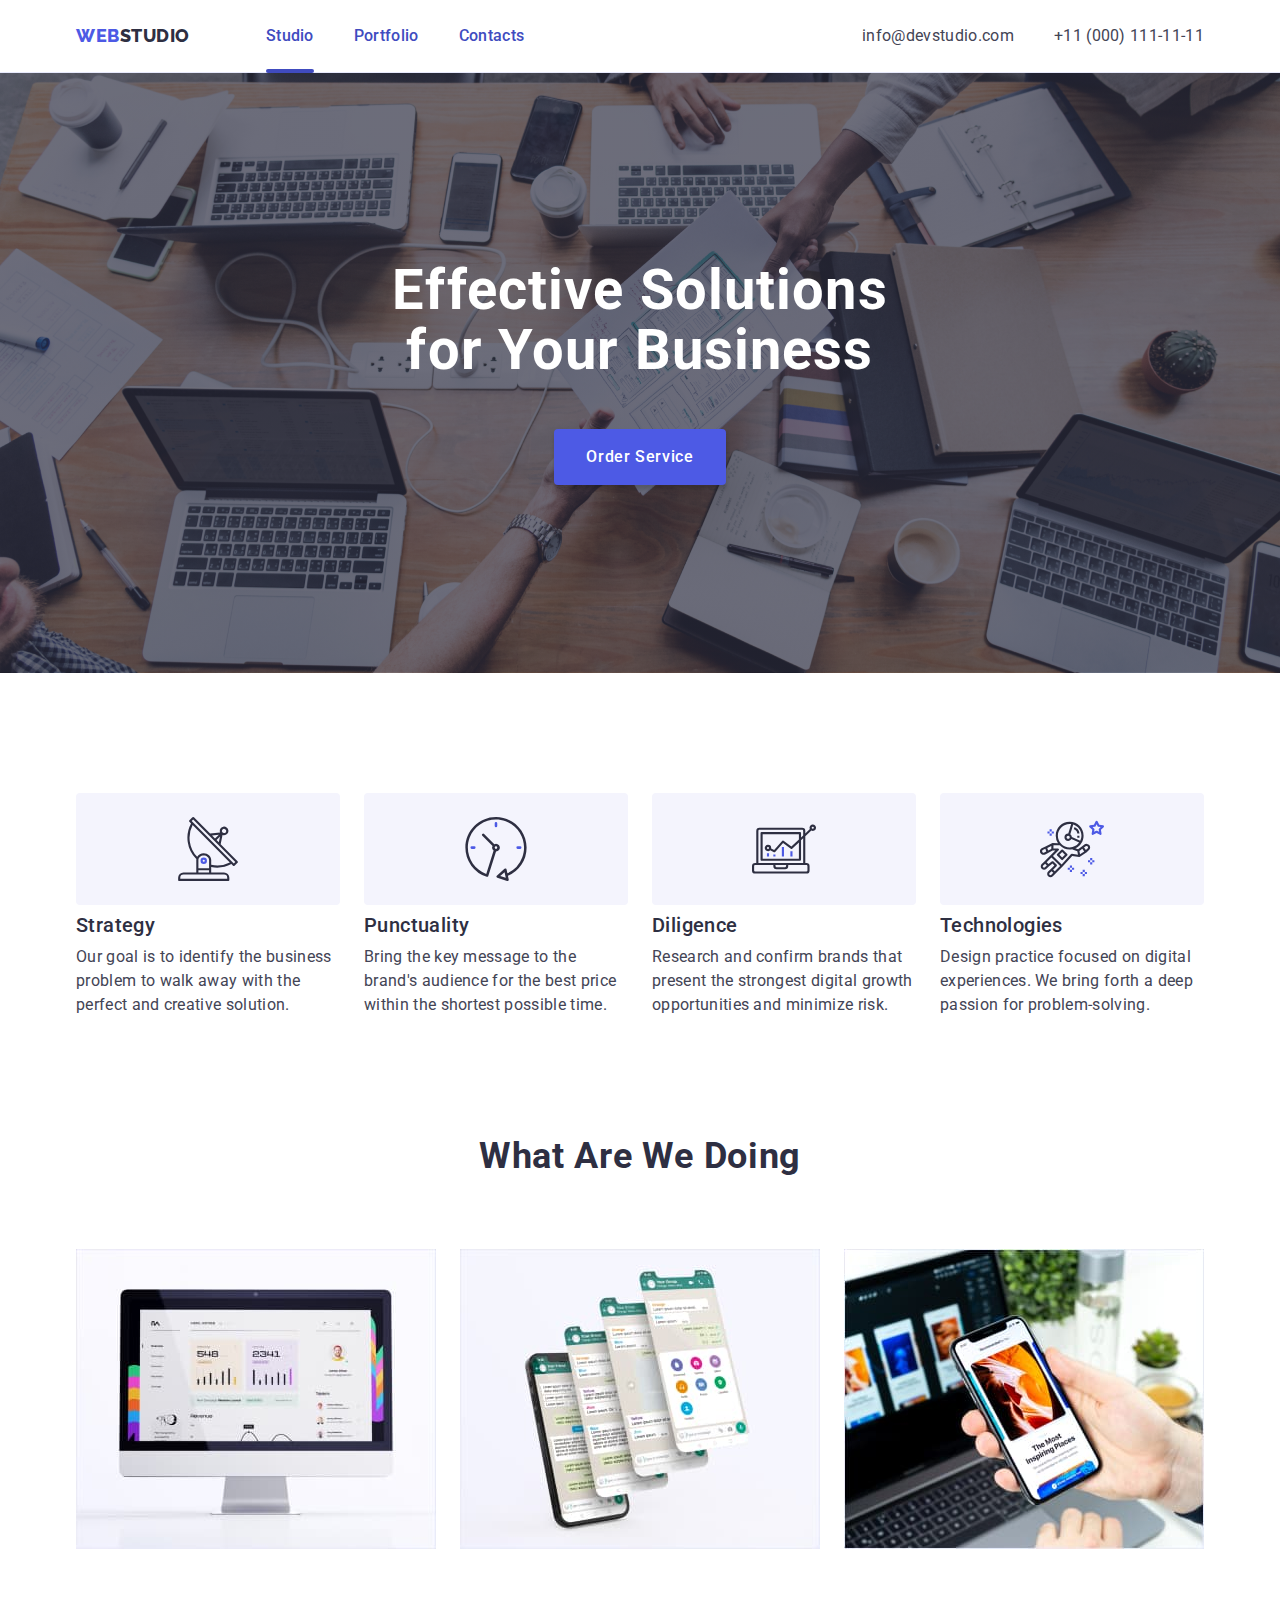
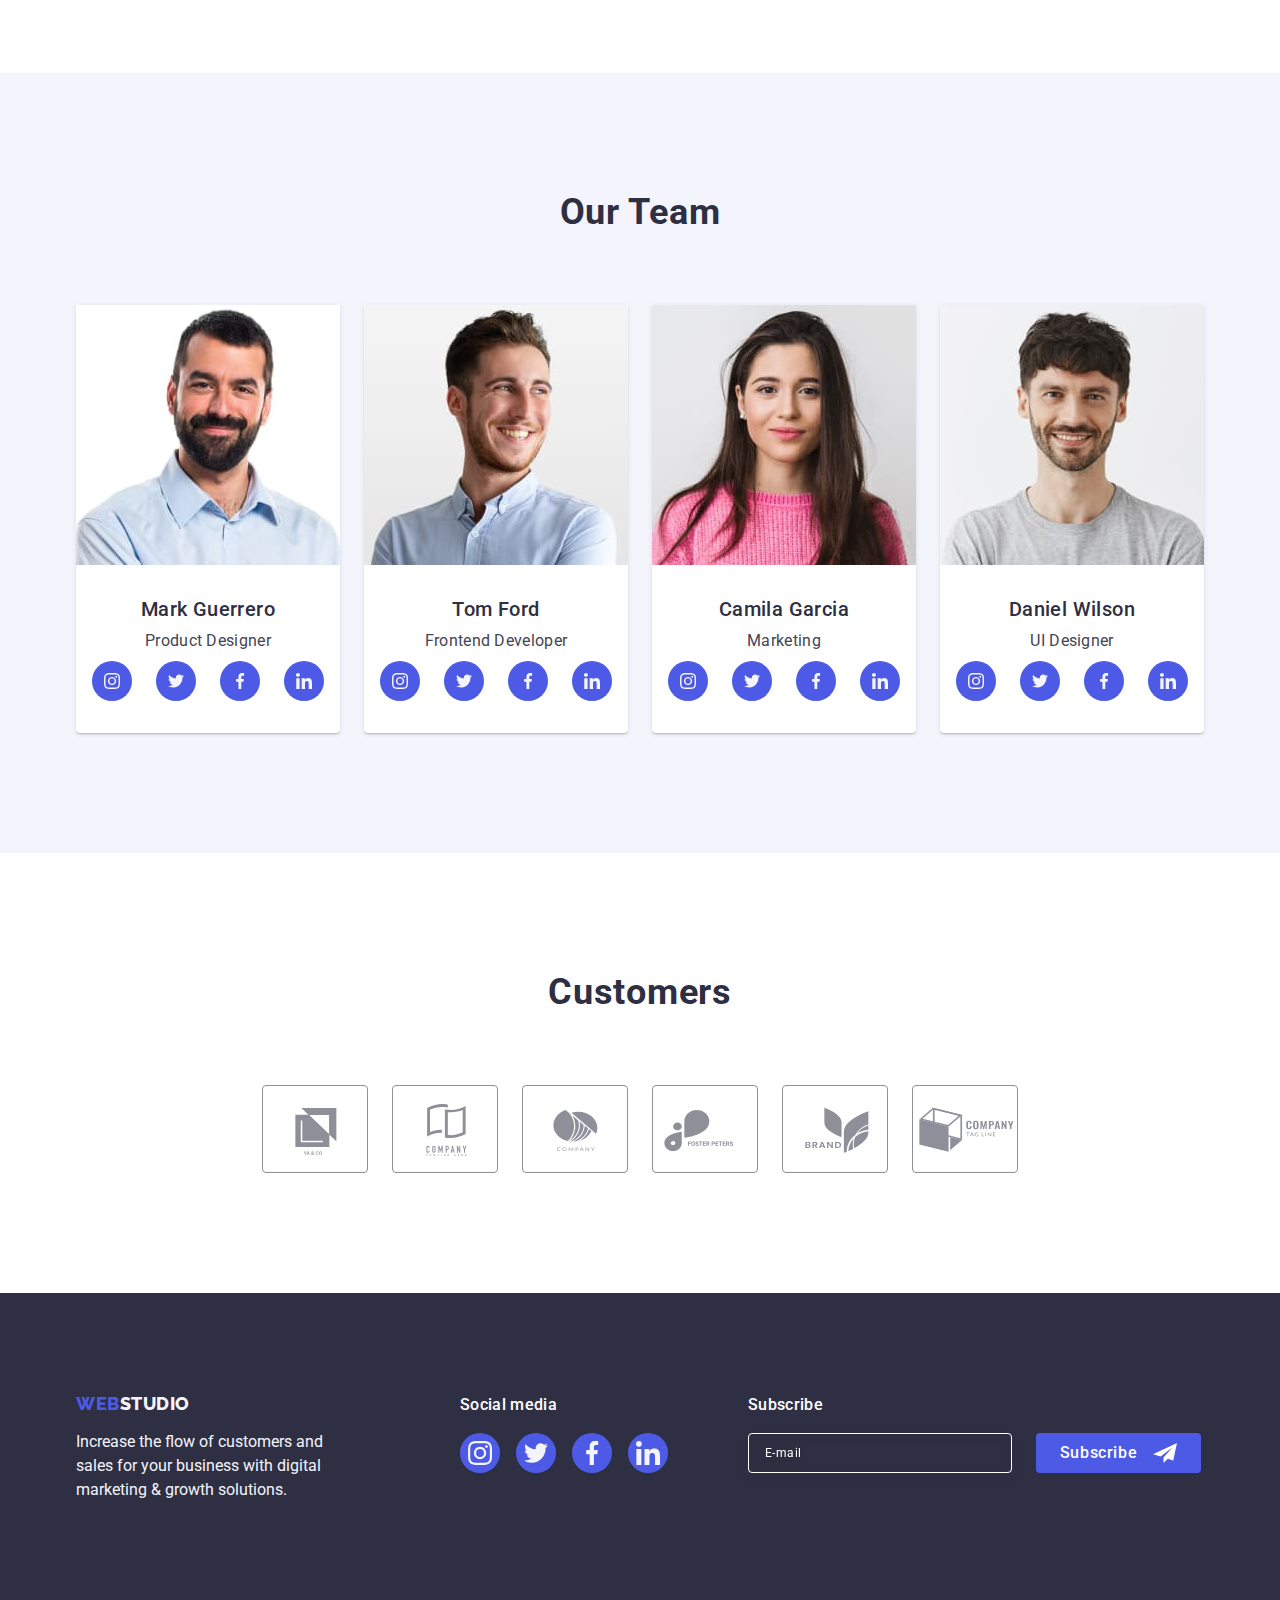
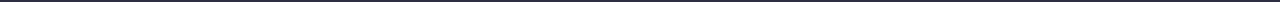
<file: index.html>
<!DOCTYPE html>
<html lang="en">
  <head>
    <meta charset="UTF-8" />
    <meta http-equiv="X-UA-Compatible" content="IE=edge" />
    <meta name="viewport" content="width=h, initial-scale=1.0" />
    <link rel="preconnect" href="https://fonts.googleapis.com" />
    <link rel="preconnect" href="https://fonts.gstatic.com" crossorigin />
    <link
      href="https://fonts.googleapis.com/css2?family=Raleway:wght@800&family=Roboto:wght@400;500;700;900&display=swap"
      rel="stylesheet"
    />
    <title>Main Page</title>
    <link
      href="https://cdn.jsdelivr.net/npm/modern-normalize@2.0.0/modern-normalize.min.css"
      rel="stylesheet"
    />
    <link rel="stylesheet" href="css/style.css" />
  </head>
  <body>
    <!-- navigation -->
    <header class="header page-heder">
      <div class="container-nav container">
        <nav class="header-navigation">
          <a href="./index.html" class="header-logo link"
            >Web<span class="logo-page">Studio</span></a
          >
          <ul class="header-list list">
            <li>
              <a href="./index.html" class="header-link hdr-link link"
                >Studio</a
              >
            </li>
            <li>
              <a href="./portfolio.html" class="header-link link">Portfolio</a>
            </li>
            <li>
              <a href="" class="header-link link">Contacts</a>
            </li>
          </ul>
        </nav>
        <!-- contacts -->
        <address class="header-adress list">
          <ul class="header-adress-list list">
            <li>
              <a
                href="mailto:info@devstudio.com"
                class="header-adress-link link"
                >info@devstudio.com</a
              >
            </li>
            <li>
              <a href="tel:+110001111111" class="header-adress-link link"
                >+11 (000) 111-11-11</a
              >
            </li>
          </ul>
        </address>
      </div>
    </header>
    <main>
      <!-- hero -->
      <section class="hero">
        <div class="hero-container container">
          <h1 class="hero-title">Effective Solutions for Your Business</h1>
          <button type="button" class="hero-button" data-modal-open>
            Order Service
          </button>
        </div>
      </section>

      <!-- strategy-->

      <section class="strategy">
        <div class="strategy-container container">
          <h2 hidden="" class="list">...</h2>
          <ul class="strategy-list list">
            <li class="list-container">
              <div class="strategy-icon-container">
                <svg class="strategy-icon" width="64" height="64">
                  <use href="./images/icons.svg#icon-antenna"></use>
                </svg>
              </div>
              <h3 class="strategy-title">Strategy</h3>
              <p class="interface-text">
                Our goal is to identify the business problem to walk away with
                the perfect and creative solution.
              </p>
            </li>
            <li class="list-container">
              <div class="strategy-icon-container">
                <svg class="strategy-icon" width="64" height="64">
                  <use href="./images/icons.svg#icon-clock"></use>
                </svg>
              </div>
              <h3 class="strategy-title">Punctuality</h3>
              <p class="interface-text">
                Bring the key message to the brand's audience for the best price
                within the shortest possible time.
              </p>
            </li>
            <li class="list-container">
              <div class="strategy-icon-container">
                <svg class="strategy-icon" width="64" height="64">
                  <use href="./images/icons.svg#icon-diagram"></use>
                </svg>
              </div>
              <h3 class="strategy-title">Diligence</h3>
              <p class="interface-text">
                Research and confirm brands that present the strongest digital
                growth opportunities and minimize risk.
              </p>
            </li>
            <li class="list-container">
              <div class="strategy-icon-container">
                <svg class="strategy-icon" width="64" height="64">
                  <use href="./images/icons.svg#icon-astronaut"></use>
                </svg>
              </div>
              <h3 class="strategy-title">Technologies</h3>
              <p class="interface-text">
                Design practice focused on digital experiences. We bring forth a
                deep passion for problem-solving.
              </p>
            </li>
          </ul>
        </div>
      </section>
      <!-- services -->
      <section class="services">
        <div class="container">
          <h2 class="services-title">What are we doing</h2>
          <ul class="services-images list">
            <li class="servise-line">
              <img
                class="img"
                src="./images/picture1.jpg"
                alt="photo1"
                width="360"
                height="300"
              />
            </li>
            <li class="servise-line">
              <img
                class="img"
                src="./images/picture2.jpg"
                alt="photo2"
                width="360"
                height="300"
              />
            </li>
            <li class="servise-line">
              <img
                class="img"
                src="./images/picture3.jpg"
                alt="photo3"
                width="360"
                height="300"
              />
            </li>
          </ul>
        </div>
      </section>
      <!-- Team -->
      <section class="team">
        <div class="team-container container">
          <h2 class="team-title">Our Team</h2>

          <ul class="team-list list">
            <li class="team-line">
              <img
                class="imges"
                src="./images/picture4.jpg"
                alt="photo4"
                width="264"
              />
              <div class="title-container">
                <h3 class="image-title">Mark Guerrero</h3>
                <p class="team-text">Product Designer</p>

                <ul class="team-soc-list list">
                  <li class="team-soc-item">
                    <a
                      class="team-soc-link link"
                      href=""
                      target="_blank"
                      rel="noopener noreferrer"
                    >
                      <svg class="team-soc-icon" width="16" height="16">
                        <use href="./images/icons.svg#icon-instagram"></use>
                      </svg>
                    </a>
                  </li>

                  <li class="team-soc-item">
                    <a
                      class="team-soc-link link"
                      href=""
                      target="_blank"
                      rel="noopener noreferrer"
                      ><svg class="team-soc-icon" width="16" height="16">
                        <use href="./images/icons.svg#icon-twitter"></use></svg>
                      </a>
                  </li>

                  <li class="team-soc-item">
                    <a
                      class="team-soc-link link"
                      href=""
                      target="_blank"
                      rel="noopener noreferrer"
                      ><svg class="team-soc-icon" width="16" height="16">
                        <use href="./images/icons.svg#icon-facebook"></use></svg>
                  </a>
                  </li>

                  <li class="team-soc-item">
                    <a
                      class="team-soc-link link"
                      href=""
                      target="_blank"
                      rel="noopener noreferrer"
                      ><svg class="team-soc-icon" width="16" height="16">
                        <use href="./images/icons.svg#icon-linkedin"></use></svg>
                  </a>
                  </li>
                </ul>
              </div>
            </li>
            <li class="team-line">
              <img
                class="imges"
                src="./images/picture5.jpg"
                alt="photo5"
                width="264"
              />
              <div class="title-container">
                <h3 class="image-title">Tom Ford</h3>
                <p class="team-text">Frontend Developer</p>

                <ul class="team-soc-list list">
                  <li class="team-soc-item">
                    <a
                      class="team-soc-link link"
                      href=""
                      target="_blank"
                      rel="noopener noreferrer"
                      ><svg class="team-soc-icon" width="16" height="16">
                        <use
                          href="./images/icons.svg#icon-instagram"
                        ></use></svg>
                      </a>
                  </li>

                  <li class="team-soc-item">
                    <a
                      class="team-soc-link link"
                      href=""
                      target="_blank"
                      rel="noopener noreferrer"
                      ><svg class="team-soc-icon" width="16" height="16">
                        <use href="./images/icons.svg#icon-twitter"></use></svg>
                      </a>
                  </li>

                  <li class="team-soc-item">
                    <a
                      class="team-soc-link link"
                      href=""
                      target="_blank"
                      rel="noopener noreferrer"
                      ><svg class="team-soc-icon" width="16" height="16">
                        <use href="./images/icons.svg#icon-facebook"></use></svg>
</a>
                  </li>

                  <li class="team-soc-item">
                    <a
                      class="team-soc-link link"
                      href=""
                      target="_blank"
                      rel="noopener noreferrer"
                      ><svg class="team-soc-icon" width="16" height="16">
                        <use href="./images/icons.svg#icon-linkedin"></use></svg>
                      </a>
                  </li>
                </ul>
              </div>
            </li>
            <li class="team-line">
              <img
                class="imges"
                src="./images/picture6.jpg"
                alt="photo6"
                width="264"
              />
              <div class="title-container">
                <h3 class="image-title">Camila Garcia</h3>
                <p class="team-text">Marketing</p>

                <ul class="team-soc-list list">
                  <li class="team-soc-item">
                    <a
                      class="team-soc-link link"
                      href=""
                      target="_blank"
                      rel="noopener noreferrer"
                      ><svg class="team-soc-icon" width="16" height="16">
                        <use
                          href="./images/icons.svg#icon-instagram"
                        ></use></svg>
                      </a>
                  </li>

                  <li class="team-soc-item">
                    <a
                      class="team-soc-link link"
                      href=""
                      target="_blank"
                      rel="noopener noreferrer"
                      ><svg class="team-soc-icon" width="16" height="16">
                        <use href="./images/icons.svg#icon-twitter"></use></svg>
                      </a>
                  </li>

                  <li class="team-soc-item">
                    <a
                      class="team-soc-link link"
                      href=""
                      target="_blank"
                      rel="noopener noreferrer"
                      ><svg class="team-soc-icon" width="16" height="16">
                        <use href="./images/icons.svg#icon-facebook"></use></svg>
                      </a>
                  </li>

                  <li class="team-soc-item">
                    <a
                      class="team-soc-link link"
                      href=""
                      target="_blank"
                      rel="noopener noreferrer"
                      ><svg class="team-soc-icon" width="16" height="16">
                        <use href="./images/icons.svg#icon-linkedin"></use></svg>
                      </a>
                  </li>
                </ul>
              </div>
            </li>
            <li class="team-line">
              <img
                class="imges"
                src="./images/picture7.jpg"
                alt="photo7"
                width="264"
              />
              <div class="title-container">
                <h3 class="image-title">Daniel Wilson</h3>
                <p class="team-text">UI Designer</p>

                <ul class="team-soc-list list">
                  <li class="team-soc-item">
                    <a
                      class="team-soc-link link"
                      href=""
                      target="_blank"
                      rel="noopener noreferrer"
                      ><svg class="team-soc-icon" width="16" height="16">
                        <use
                          href="./images/icons.svg#icon-instagram"
                        ></use></svg>
                      </a>
                  </li>

                  <li class="team-soc-item">
                    <a
                      class="team-soc-link link"
                      href=""
                      target="_blank"
                      rel="noopener noreferrer"
                    >
                      <svg class="team-soc-icon" width="16" height="16">
                        <use href="./images/icons.svg#icon-twitter"></use></svg>
                      </a>
                  </li>

                  <li class="team-soc-item">
                    <a
                      class="team-soc-link link"
                      href=""
                      target="_blank"
                      rel="noopener noreferrer"
                      ><svg class="team-soc-icon" width="16" height="16">
                        <use href="./images/icons.svg#icon-facebook"></use></svg>
                      </a>
                  </li>

                  <li class="team-soc-item">
                    <a
                      class="team-soc-link link"
                      href=""
                      target="_blank"
                      rel="noopener noreferrer"
                      ><svg class="team-soc-icon" width="16" height="16">
                        <use href="./images/icons.svg#icon-linkedin"></use></svg>
                      </a>
                  </li>
                </ul>
              </div>
            </li>
          </ul>
        </div>
      </section>
      <!-- customers -->
      <section class="customers">
        <div class="customers-container container">
          <h2 class="customers-title">Customers</h2>
          <ul class="customers-soc-list list">
            <li class="customers-soc-item">
              <a
                href=""
                class="customers-soc-link link"
                target="_blank"
                rel="noopener noreferrer"
                ><svg class="customers-soc-icon" width="104" height="56">
                  <use href="./images/icons.svg#icon-Logo_1"></use></svg>
                </a>
            </li>

            <li class="customers-soc-item">
              <a
                href=""
                class="customers-soc-link link"
                target="_blank"
                rel="noopener noreferrer"
                ><svg class="customers-soc-icon" width="104" height="56">
                  <use href="./images/icons.svg#icon-Logo_2"></use></svg>
                </a>
            </li>

            <li class="customers-soc-item">
              <a
                href=""
                class="customers-soc-link link"
                target="_blank"
                rel="noopener noreferrer"
                ><svg class="customers-soc-icon" width="104" height="56">
                  <use href="./images/icons.svg#icon-Logo_3"></use></svg>
                </a>
            </li>

            <li class="customers-soc-item">
              <a
                href=""
                class="customers-soc-link link"
                target="_blank"
                rel="noopener noreferrer"
                ><svg class="customers-soc-icon" width="104" height="56">
                  <use href="./images/icons.svg#icon-Logo_4"></use></svg>
                </a>
            </li>
            <li class="customers-soc-item">
              <a
                href=""
                class="customers-soc-link link"
                target="_blank"
                rel="noopener noreferrer"
                ><svg class="customers-soc-icon" width="104" height="56">
                  <use href="./images/icons.svg#icon-Logo_5"></use></svg>
                </a>
            </li>
            <li class="customers-soc-item">
              <a
                href=""
                class="customers-soc-link link"
                target="_blank"
                rel="noopener noreferrer"
                ><svg class="customers-soc-icon" width="104" height="56">
                  <use href="./images/icons.svg#icon-Logo_6"></use></svg>
                </a>
            </li>
          </ul>
        </div>
      </section>
    </main>
    <!-- footer -->
    <footer class="footer">
      <div class="footer-cotent container">
        <div class="footer-container">
          <a href="./index.html" class="footer-link link"
            >Web<span class="footer-logo">Studio</span></a
          >
          <p class="footer-text">
            Increase the flow of customers and sales for your business with
            digital marketing & growth solutions.
          </p>
        </div>

        <div class="footer-soc-conteiner">
          <p class="footer-name">Social media</p>
          <ul class="footer-list list">
            <li class="footer-item">
              <a
                class="footer-soc-link link"
                href=""
                target="_blank"
                rel="noopener noreferrer"
              >
                <svg class="footer-soc-icon" width="24" height="24">
                  <use href="./images/icons.svg#icon-instagram"></use>
                </svg>
              </a>
            </li>

            <li class="footer-item">
              <a
                class="footer-soc-link link"
                href=""
                target="_blank"
                rel="noopener noreferrer"
              >
                <svg class="footer-soc-icon" width="24" height="24">
                  <use href="./images/icons.svg#icon-twitter"></use>
                </svg>
              </a>
            </li>

            <li class="footer-item">
              <a
                class="footer-soc-link link"
                href=""
                target="_blank"
                rel="noopener noreferrer"
              >
                <svg class="footer-soc-icon" width="24" height="24">
                  <use href="./images/icons.svg#icon-facebook"></use>
                </svg>
              </a>
            </li>
            <li class="footer-item">
              <a
                class="footer-soc-link link"
                href=""
                target="_blank"
                rel="noopener noreferrer"
              >
                <svg class="footer-soc-icon" width="24" height="24">
                  <use href="./images/icons.svg#icon-linkedin"></use>
                </svg>
              </a>
            </li>
          </ul>
        </div>

        <!-- subscribe -->
        <div class="subscribe-box">
          <p class="subscribe-title">Subscribe</p>
          <form class="subscribe-form">
            <label class="subscribe-lable">
              <input
                type="email"
                name="user-mail"
                placeholder="E-mail"
                class="subscribe-input"
            /></label>
            <button type="submit" class="subscribe-btn">
              Subscribe
              <svg width="24" height="24" class="subscribe-icon">
                <use href="./images/icons.svg#icon-Telegram"></use>
              </svg>
            </button>
          </form>
        </div>
      </div>
    </footer>

    <!-- modal -->

    <div class="backdrop is-hidden" data-modal>
      <div class="modal-close">
        <button type="button" data-modal-close class="modal-btn">
          <svg class="footer-icon-modal" width="8" height="8">
            <use href="./images/icons.svg#icon-close-black"></use>
          </svg>
        </button>

        <!-- FORM -->
        <p class="modal-title">Leave your contacts and we will call you back</p>
        <form class="modal-form">
          <div class="modal-box-lable">
            <label for="user-name" class="modal-form-lable">Name </label>
            <div class="modal-box-form">
              <input
                id="user-name"
                type="text"
                name="user-name"
                class="modal-input"
                placeholder=""
                required
              />
              <svg width="18" height="24" class="modal-form-icon">
                <use href="./images/icons.svg#icon-Name"></use>
              </svg>
            </div>
          </div>

          <div class="modal-box-lable">
            <label for="user-name" class="modal-form-lable">Phone</label>
            <div class="modal-box-form">
              <input
                id="user-phon"
                type="text"
                name="user-phon"
                class="modal-input"
                placeholder=""
                required
              />
              <svg width="18" height="24" class="modal-form-icon">
                <use href="./images/icons.svg#icon-Phone"></use>
              </svg>
            </div>
          </div>

          <div class="modal-box-lable">
            <label for="user-name" class="modal-form-lable">Email</label>
            <div class="modal-box-form">
              <input
                id="user-email"
                type="text"
                name="user-email"
                class="modal-input"
                placeholder=""
                required
              />
              <svg width="18" height="24" class="modal-form-icon">
                <use href="./images/icons.svg#icon-Email"></use>
              </svg>
            </div>
          </div>
          <div class="modal-form-comment">
            <label for="user-comment" class="modal-form-lable">Comment</label>
            <textarea
              name="user-comment"
              id="user-comment"
              placeholder="Text input"
              class="modal-form-texterea"
            ></textarea>
          </div>

          <!-- checkbox -->

          <div class="modal-box-checkbox">
            <input
              class="modal-checkbox-input visually-hidden"
              type="checkbox"
              id="user-privacy"
              value="true"
              name="user-privacy"
            />
            <label for="user-privacy" class="modal-checkbox-lable">
              <span class="modal-checkbox-span">
                <svg class="modal-checkbox-icon" width="10" height="8">
                  <use href="./images/icons.svg#icon-Checkbox"></use>
                </svg>
              </span>I accept the terms and conditions of the
              <a href="" class="modal-form-link">Privacy Policy</a>
            </label>
          </div>
          <button class="modal-form-btn">Send</button>
        </form>
      </div>
    </div>
    <script src="./js/modal.js"></script>
  </body>
</html>
</file>
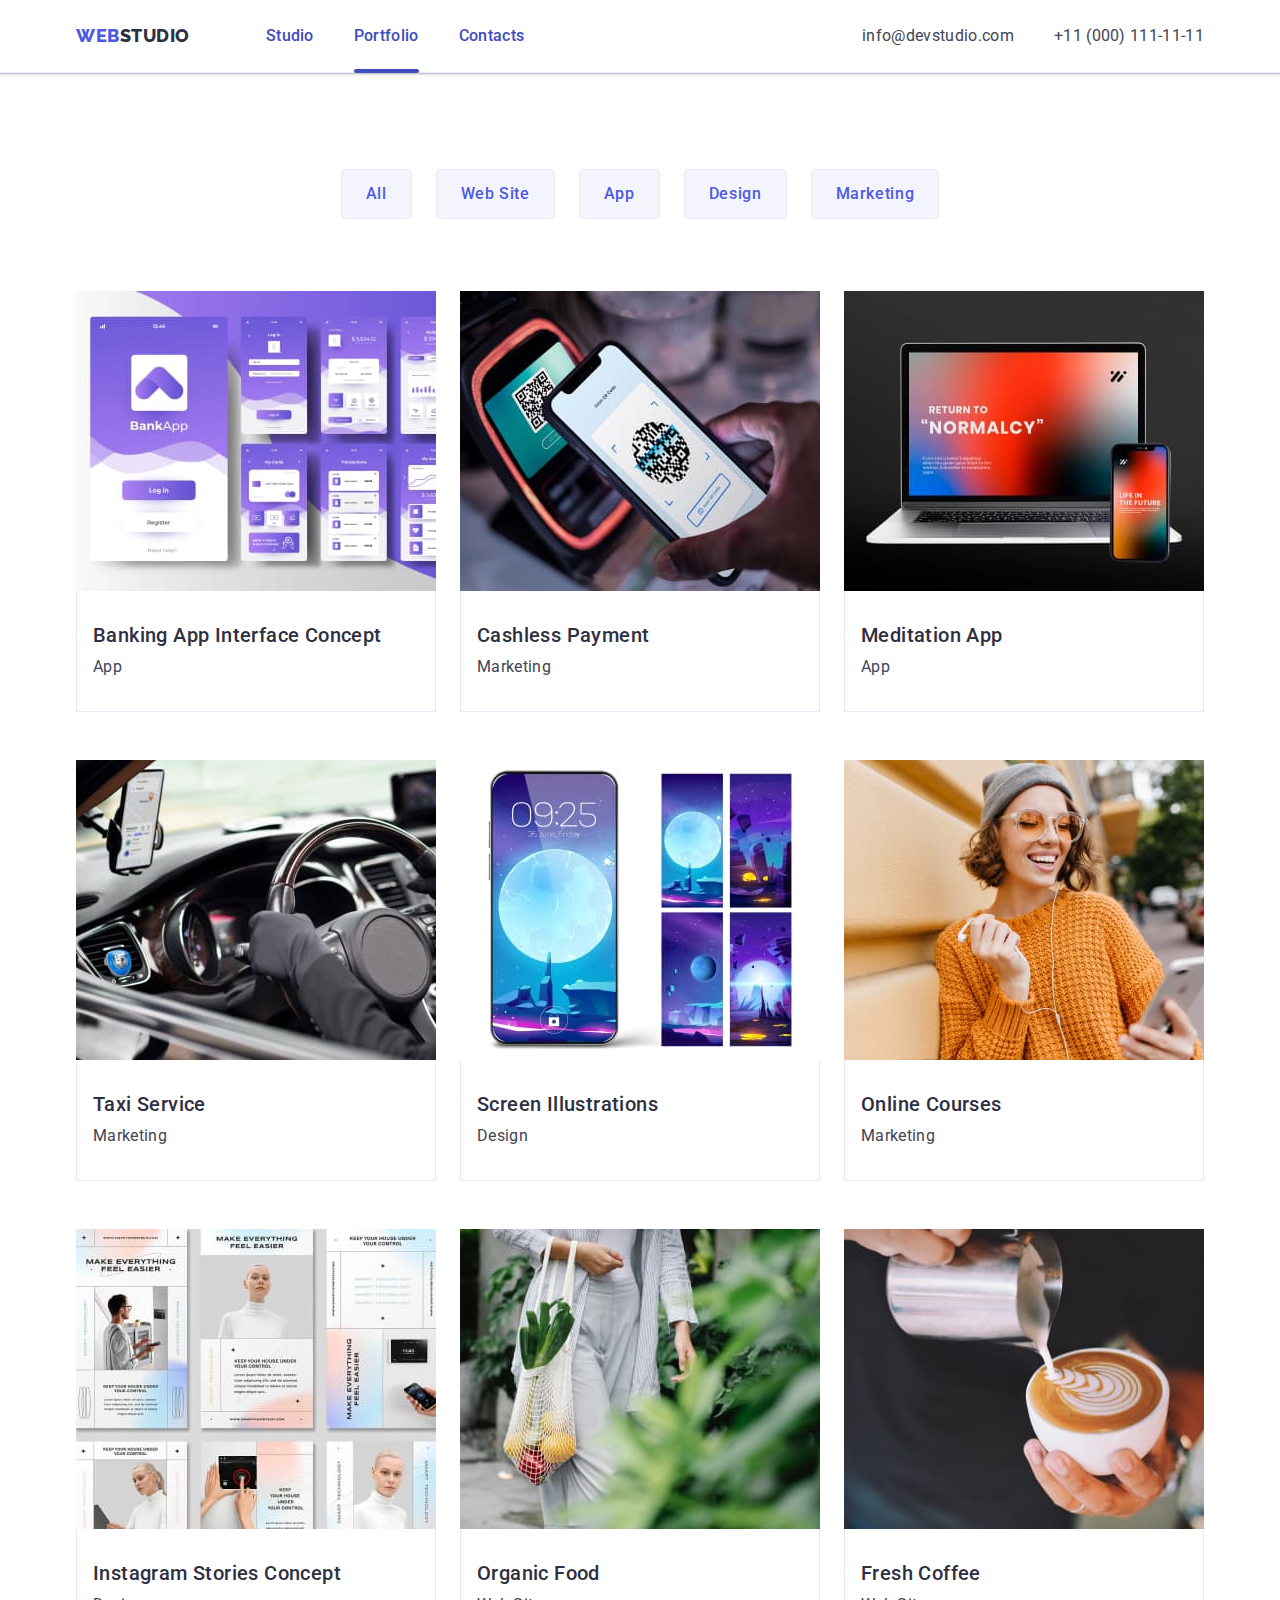
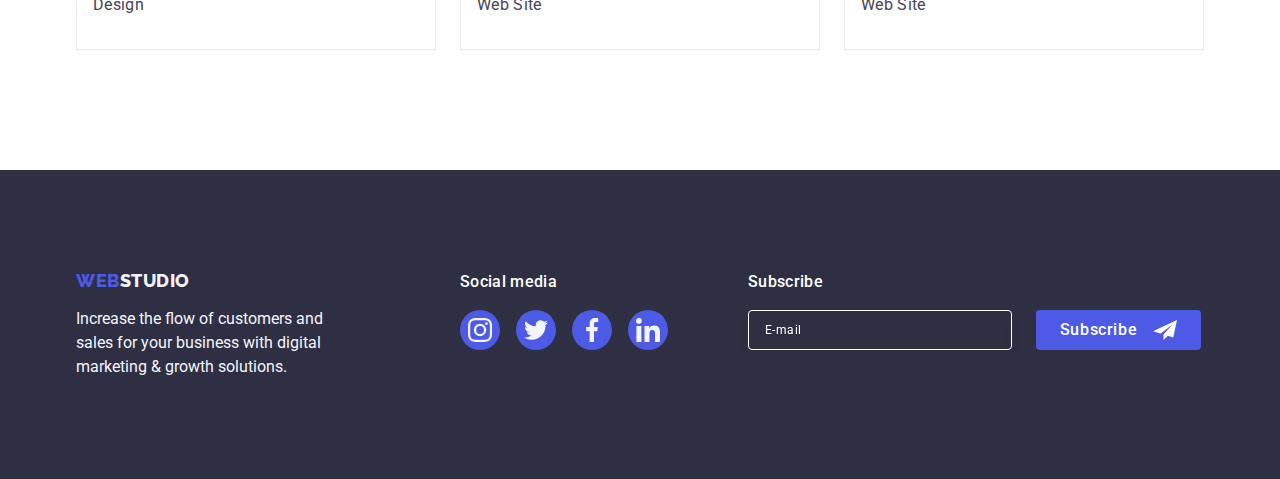
<file: portfolio.html>
<!DOCTYPE html>
<html lang="en">
  <head>
    <meta charset="UTF-8" />
    <meta http-equiv="X-UA-Compatible" content="IE=edge" />
    <meta name="viewport" content="width=device-width, initial-scale=1.0" />
    <link rel="preconnect" href="https://fonts.googleapis.com" />
    <link rel="preconnect" href="https://fonts.gstatic.com" crossorigin />
    <link
      href="https://fonts.googleapis.com/css2?family=Raleway:wght@800&family=Roboto:wght@400;500;700;900&display=swap"
      rel="stylesheet"
    />
    <title>Portfolio</title>
    <link
      href="https://cdn.jsdelivr.net/npm/modern-normalize@2.0.0/modern-normalize.min.css"
      rel="stylesheet"
    />
    <link rel="stylesheet" href="css/style.css" />
  </head>
  <body>
    <!-- navigatio -->
    <header class="header page-heder">
      <div class="container-nav container">
        <nav class="header-navigation">
          <a href="./index.html" class="header-logo link"
            >Web<span class="logo-page ">Studio</span></a
          >
          <ul class="header-list list">
            <li>
              <a href="./index.html" class="header-link  link">Studio</a>
            </li>
            <li>
              <a href="./portfolio.html" class="header-link hdr-link link">Portfolio</a>
            </li>
            <li>
              <a href="" class="header-link  link">Contacts</a>
            </li>
          </ul>
        </nav>
        <!-- contacts -->
        <address class="header-adress list">
          <ul class="header-adress-list list">
            <li>
              <a
                href="mailto:info@devstudio.com"
                class="header-adress-link link"
                >info@devstudio.com</a
              >
            </li>
            <li>
              <a href="tel:+110001111111" class="header-adress-link link"
                >+11 (000) 111-11-11</a
              >
            </li>
          </ul>
        </address>
      </div>
    </header>
    <main>
      <!-- interface -->
      <section class="interface">
        <div class="interface-container container">
          <h1 hidden>...</h1>
          <ul class="interface-list-btn list">
            <li>
              <button type="button" class="interface-button btn">All</button>
            </li>
            <li>
              <button type="button" class="interface-button btn">
                Web Site
              </button>
            </li>
            <li>
              <button type="button" class="interface-button btn">App</button>
            </li>
            <li>
              <button type="button" class="interface-button btn">Design</button>
            </li>
            <li>
              <button type="button" class="interface-button btn">
                Marketing
              </button>
            </li>
          </ul>
          <ul class="interface-ikon-list list">
            <li class="link-container">
              <a href="" class="interface-image link"
                ><div class="interface-cover-wrap"><img
                  src="./images/images_portfolio_setvices/services.jpg"
                  alt="Banking App Interface Concept"
                  width="360"
                  height="300"
                  class="imges"
                />
                <p class="interface-cover-text">
                  14 Stylish and User-Friendly App Design Concepts · Task
                  Manager App · Calorie Tracker App · Exotic Fruit Ecommerce
                  App · Cloud Storage App
                </p></div>
                <div class="title-interface-container">
                  <h2 class="interface-title">Banking App Interface Concept</h2>
                  <p class="interface-text">App</p>
                </div></a
              >
            </li>

            <li class="link-container">
              <a href="" class="interface-image link">
                <div class="interface-cover-wrap">
                  <img
                  src="./images/images_portfolio_setvices/services_1.jpg"
                  alt="Cashless Payment"
                  width="360"
                  height="300"
                  class="imges"
                />
                  <p class="interface-cover-text">
                    14 Stylish and User-Friendly App Design Concepts · Task
                    Manager App · Calorie Tracker App · Exotic Fruit Ecommerce
                    App · Cloud Storage App
                  </p></div>
                
                <div class="title-interface-container">
                  <h2 class="interface-title">Cashless Payment</h2>
                  <p class="interface-text">Marketing</p>
                </div></a
              >
            </li>

            <li class="link-container">
              <a href="" class="interface-image link"
                ><div class="interface-cover-wrap"><img
                  src="./images/images_portfolio_setvices/services_2.jpg"
                  alt="Computer and phone"
                  width="360"
                  height="300"
                  class="imges"
                />
                <p class="interface-cover-text">
                  14 Stylish and User-Friendly App Design Concepts · Task
                  Manager App · Calorie Tracker App · Exotic Fruit Ecommerce
                  App · Cloud Storage App
                </p></div>
                <div class="title-interface-container">
                  <h2 class="interface-title">Meditation App</h2>
                  <p class="interface-text">App</p>
                </div></a
              >
            </li>

            <li class="link-container">
              <a href="" class="interface-image link"
                ><div class="interface-cover-wrap"><img
                  src="./images/images_portfolio_setvices/services_3.jpg"
                  alt="The driver is driving"
                  width="360"
                  height="300"
                  class="imges"
                />
                <p class="interface-cover-text">
                  14 Stylish and User-Friendly App Design Concepts · Task
                  Manager App · Calorie Tracker App · Exotic Fruit Ecommerce
                  App · Cloud Storage App
                </p></div>
                <div class="title-interface-container">
                  <h2 class="interface-title">Taxi Service</h2>
                  <p class="interface-text">Marketing</p>
                </div>
              </a>
            </li>

            <li class="link-container">
              <a href="" class="interface-image link"
                ><div class="interface-cover-wrap"><img
                  src="./images/images_portfolio_setvices/services_4.jpg"
                  alt="Screen Illustrations"
                  width="360"
                  height="300"
                  class="imges"
                />
                <p class="interface-cover-text">
                  14 Stylish and User-Friendly App Design Concepts · Task
                  Manager App · Calorie Tracker App · Exotic Fruit Ecommerce
                  App · Cloud Storage App
                </p>
              </div>
                <div class="title-interface-container">
                  <h2 class="interface-title">Screen Illustrations</h2>
                  <p class="interface-text">Design</p>
                </div></a
              >
            </li>

            <li class="link-container">
              <a href="" class="interface-image link"
                ><div class="interface-cover-wrap"><img
                  src="./images/images_portfolio_setvices/services_5.jpg"
                  alt="The girl listens to music"
                  width="360"
                  height="300"
                  class="imges"
                />
                <p class="interface-cover-text">
                  14 Stylish and User-Friendly App Design Concepts · Task
                  Manager App · Calorie Tracker App · Exotic Fruit Ecommerce
                  App · Cloud Storage App
                </p></div>
                <div class="title-interface-container">
                  <h2 class="interface-title">Online Courses</h2>
                  <p class="interface-text">Marketing</p>
                </div></a
              >
            </li>

            <li class="link-container">
              <a href="" class="interface-image link"
                ><div class="interface-cover-wrap"><img
                  src="./images/images_portfolio_setvices/services_6.jpg"
                  alt="Instagram pages"
                  width="360"
                  height="300"
                  class="imges"
                />
                <p class="interface-cover-text">
                  14 Stylish and User-Friendly App Design Concepts · Task
                  Manager App · Calorie Tracker App · Exotic Fruit Ecommerce
                  App · Cloud Storage App
                </p></div>
                <div class="title-interface-container">
                  <h2 class="interface-title">Instagram Stories Concept</h2>
                  <p class="interface-text">Design</p>
                </div></a
              >
            </li>

            <li class="link-container">
              <a href="" class="interface-image link"
                ><div class="interface-cover-wrap"><img
                  src="./images/images_portfolio_setvices/services_7.jpg"
                  alt="Woman whith groceries"
                  width="360"
                  height="300"
                  class="imges"
                />
                <p class="interface-cover-text">
                  14 Stylish and User-Friendly App Design Concepts · Task
                  Manager App · Calorie Tracker App · Exotic Fruit Ecommerce
                  App · Cloud Storage App
                </p></div>
                <div class="title-interface-container">
                  <h2 class="interface-title">Organic Food</h2>
                  <p class="interface-text">Web Site</p>
                </div></a
              >
            </li>

            <li class="link-container">
              <a href="" class="interface-image link"
                ><div class="interface-cover-wrap"><img
                  src="./images/images_portfolio_setvices/services_8.jpg"
                  alt="He pours coffee"
                  width="360"
                  height="300"
                  class="imges"
                />
                <p class="interface-cover-text">
                  14 Stylish and User-Friendly App Design Concepts · Task
                  Manager App · Calorie Tracker App · Exotic Fruit Ecommerce
                  App · Cloud Storage App
                </p></div>
                <div class="title-interface-container">
                  <h2 class="interface-title">Fresh Coffee</h2>
                  <p class="interface-text">Web Site</p>
                </div></a
              >
            </li>
          </ul>
        </div>
      </section>
    </main>
    <!-- footer -->
    <footer class="footer">
      <div class="footer-cotent container">
        <div class="footer-container">
          <a href="./index.html" class="footer-link link"
            >Web<span class="footer-logo">Studio</span></a
          >
          <p class="footer-text">
            Increase the flow of customers and sales for your business with
            digital marketing & growth solutions.
          </p>
        </div>

        <div class="footer-soc-conteiner">
          <p class="footer-name">Social media</p>
          <ul class="footer-list list">
            <li class="footer-item">
              <a
                class="footer-soc-link link"
                href=""
                target="_blank"
                rel="noopener noreferrer"
              >
                <svg class="footer-soc-icon" width="24" height="24">
                  <use href="./images/icons.svg#icon-instagram"></use>
                </svg>
              </a>
            </li>

            <li class="footer-item">
              <a
                class="footer-soc-link link"
                href=""
                target="_blank"
                rel="noopener noreferrer"
              >
                <svg class="footer-soc-icon" width="24" height="24">
                  <use href="./images/icons.svg#icon-twitter"></use>
                </svg>
              </a>
            </li>

            <li class="footer-item">
              <a
                class="footer-soc-link link"
                href=""
                target="_blank"
                rel="noopener noreferrer"
              >
                <svg class="footer-soc-icon" width="24" height="24">
                  <use href="./images/icons.svg#icon-facebook"></use>
                </svg>
              </a>
            </li>

            <li class="footer-item">
              <a
                class="footer-soc-link link"
                href=""
                target="_blank"
                rel="noopener noreferrer"
              >
                <svg class="footer-soc-icon" width="24" height="24">
                  <use href="./images/icons.svg#icon-linkedin"></use>
                </svg>
              </a>
            </li>
          </ul>
        </div>
        <!-- subscribe -->
      <div class="subscribe-box">
        <p class="subscribe-title">Subscribe</p>
        <form class="subscribe-form"> <label class="subscribe-lable"> <input type="email" name="user-mail" placeholder="E-mail" class="subscribe-input"></label>
        <button type="submit" class="subscribe-btn">Subscribe <svg  width="24" height="24" class="subscribe-icon"><use href="./images/icons.svg#icon-Telegram"></use></svg></button>
      </form>
        </div>
      </div>
    </footer>
  </body>
</html>
</file>
<file: css/style.css>
html {
  box-sizing: border-box;
}
*,
*::before,
*::after {
  box-sizing: inherit;
}

body {
  font-family: "Roboto", sans-serif;
  background-color: #ffffff;
  color: #434455;
}

/* navigation */

.header {
  border-bottom: 1px solid #e7e9fc;
  box-shadow: 0px 2px 1px rgba(46, 47, 66, 0.08),
    0px 1px 1px rgba(46, 47, 66, 0.16), 0px 1px 6px rgba(46, 47, 66, 0.08);
}

.container-nav {
  display: flex;
  align-items: center;
  padding: 24px 0;
}

.container {
  width: 1158px;
  margin: 0 auto;
  padding: 0 15px;
}

.header-logo {
  font-family: "Raleway", sans-serif;
  font-weight: 800;
  font-size: 18px;
  line-height: 1.17;
  letter-spacing: 0.03em;
  text-transform: uppercase;
  color: #4d5ae5;
  margin-right: 76px;
}

.link {
  text-decoration: none;
}

.list {
  list-style: none;
  padding: 0;
  margin: 0;
}

.logo-page {
  color: var(--brand-color);
}

.header-list {
  list-style: none;
}
.header-link {
  font-weight: 500;
  font-size: 16px;
  line-height: 1.5;
  letter-spacing: 0.02em;
  color: var(--brand-color);
  display: block;
  position: relative;
  transition: color 250ms cubic-bezier(0.4, 0, 0.2, 1);
  color: #404bbf;
}

.hdr-link::after {
  content: "";
  position: absolute;
  left: 0;
  bottom: -1px;
  height: 4px;
  background-color: #404bbf;
  border-radius: 2px;
  display: block;
  width: 100%;
}

.header-link:hover,
.header-link:focus {
  color: #404bbf;
}

.page-heder {
  background-color: #ffffff;
}

/* contacts */

.header-navigation {
  display: flex;
  align-items: center;
  max-width: 261px;
}

.header-list {
  display: flex;
  gap: 40px;
}

.header-link {
  padding: 24px 0;
}

.header-adress {
  font-style: normal;
  margin-left: auto;
}

.header-adress-list {
  list-style: none;
  display: flex;
  gap: 40px;
}

.header-adress-link {
  font-size: 16px;
  line-height: 1.5;
  letter-spacing: 0.02em;
  color: #434455;
  transition: color 250ms cubic-bezier(0.4, 0, 0.2, 1);
}

.header-adress-link:hover,
.header-adress-link:focus {
  color: #404bbf;
}

/* interface */
.interface {
  padding: 96px 0 120px;
}

.interface-list-btn {
  margin-bottom: 72px;
  display: flex;
  justify-content: center;
  gap: 24px;
}

.interface-button {
  font-family: "Roboto", sans-serif;
  font-weight: 500;
  font-size: 16px;
  line-height: 1.5;
  letter-spacing: 0.04em;
  color: #4d5ae5;
  background-color: #f4f4fd;
  text-align: center;
  display: inline-block;
  border-radius: 4px;
  margin-top: 0;
  margin-bottom: 0;
  padding: 12px 24px;
  border: 1px solid #e7e9fc;
  border-radius: 4px;
  transition: color 250ms cubic-bezier(0.4, 0, 0.2, 1),
    background-color 250ms cubic-bezier(0.4, 0, 0.2, 1),
    border-color 250ms cubic-bezier(0.4, 0, 0.2, 1),
    box-shadow 250ms cubic-bezier(0.4, 0, 0.2, 1);
}

.interface-button:hover,
.interface-button:focus {
  color: #ffffff;
  background-color: #404bbf;
  cursor: pointer;
  border: 1px solid transparent;
  box-shadow: 0px 3px 1px rgba(0, 0, 0, 0.1), 0px 2px 1px rgba(0, 0, 0, 0.08),
    0px 2px 2px rgba(0, 0, 0, 0.12);
}

.interface-ikon-list {
  display: flex;
  flex-wrap: wrap;
  column-gap: 24px;
  row-gap: 48px;
}

.link-container {
  width: calc((100% - 48px) / 3);
}

.title-interface-container {
  padding: 32px 16px;
  border: 1px solid #e7e9fc;
  border-top: none;
}

.interface-title {
  font-weight: 500;
  font-size: 20px;
  line-height: 24px;
  letter-spacing: 0.02em;
  color: var(--brand-color);
  margin-top: 0;
  margin-bottom: 8px;
}

.interface-text {
  font-size: 16px;
  line-height: 1.5;
  letter-spacing: 0.02em;
  color: #434455;
  margin-top: 0;
  margin-bottom: 0;
}
.interface-image {
  display: block;
  transition: box-shadow 250ms cubic-bezier(0.4, 0, 0.2, 1);
}

.interface-image:hover .interface-cover-text,
.interface-image:focus .interface-cover-text {
  box-shadow: 0px 1px 6px rgba(46, 47, 66, 0.08),
    0px 1px 1px rgba(46, 47, 66, 0.16), 0px 2px 1px, rgba(46, 47, 66, 0.08);
  transform: translateY(0);
}

.interface-cover-wrap {
  position: relative;
  overflow: hidden;
}

.interface-cover-text {
  position: absolute;
  top: 0;
  font-family: "Roboto";
  font-style: normal;
  font-size: 16px;
  line-height: 1.5;
  letter-spacing: 0.02em;
  color: #f4f4fd;
  padding: 40px 32px;
  background-color: #4d5ae5;
  height: 100%;
  margin: 0;
  transform: translateY(100%);
  transition: transform 250ms cubic-bezier(0.4, 0, 0.2, 1);
}

/* footer */

.footer {
  background-color: var(--brand-color);
  padding-top: 100px;
  padding-bottom: 100px;
}

.footer-cotent {
  display: flex;
  align-items: baseline;
}

.footer-container {
  margin-top: 0;
  margin-bottom: 0;
  margin-right: 120px;
}

.footer-link {
  font-family: "Raleway", sans-serif;
  font-weight: 800;
  font-size: 18px;
  line-height: 1.17;
  letter-spacing: 0.03em;
  text-transform: uppercase;
  color: #4d5ae5;
  max-width: 71px;
  margin-bottom: 16px;
  display: inline-block;
}

.footer-logo {
  color: #f4f4fd;
}

.footer-text {
  font-family: "Roboto", sans-serif;
  font-style: normal;
  font-weight: 400;
  font-size: 16px;
  line-height: 1.5;
  color: #f4f4fd;
  margin-top: 0;
  margin-bottom: 0;
  max-width: 264px;
}

.footer-soc-conteiner {
}

.footer-name {
  font-family: "Roboto", sans-serif;
  font-style: normal;
  font-weight: 500;
  font-size: 16px;
  line-height: 1.5;
  letter-spacing: 0.02em;
  color: #ffffff;
  margin-top: 0;
  margin-bottom: 16px;
}

.footer-list {
  display: flex;
  gap: 16px;
}

.footer-item {
  width: 40px;
  height: 40px;
}

.footer-soc-link {
  width: 100%;
  height: 100%;
  background-color: #4d5ae5;
  border-radius: 50%;
  align-items: center;
  justify-content: center;
  display: flex;
  justify-content: center;
  transition: background-color 250ms cubic-bezier(0.4, 0, 0.2, 1);
}
.footer-soc-link:hover,
.footer-soc-link:focus {
  background-color: #31d0aa;
}

.footer-soc-icon {
  fill: #f4f4fd;
}

/* subscribe */
.subscribe-box {
  margin-left: 80px;
}

.subscribe-title {
  margin-bottom: 16px;
  font-weight: 500;
  font-size: 16px;
  line-height: 1.5;
  letter-spacing: 0.02em;
  color: #ffffff;
  margin-top: 0;
}

.subscribe-form {
  display: flex;
  gap: 24px;
}

.subscribe-lable {
}

.subscribe-input {
  width: 264px;
  height: 40px;
  border: 1px solid #ffffff;
  background-color: transparent;
  font-size: 12px;
  line-height: 1.5;
  letter-spacing: 0.04em;
  padding-left: 16px;
  filter: drop-shadow(0px 4px 4px rgba(0, 0, 0, 0.15));
  border-radius: 4px;
  color: #ffffff;
}

::placeholder {
  color: #ffffff;
}

.subscribe-btn {
  min-width: 165px;
  height: 40px;
  display: flex;
  justify-content: center;
  align-items: center;
  font-family: "Roboto", sans-serif;
  font-size: 16px;
  font-weight: 500;
  line-height: 1.5;
  letter-spacing: 0.04em;
  color: #ffffff;
  cursor: pointer;
  background-color: #4d5ae5;
  border: none;
  border-radius: 4px;
}

.subscribe-icon {
  margin-left: 16px;
}

/* modal */

.backdrop {
  position: fixed;
  top: 0;
  left: 0;
  width: 100%;
  height: 100%;
  background-color: rgba(46, 47, 66, 0.4);
  transition: opacity 250ms cubic-bezier(0.4, 0, 0.2, 1),
    visibility 250ms cubic-bezier(0.4, 0, 0.2, 1);
}

.is-hidden {
  opacity: 0;
  visibility: hidden;
  pointer-events: none;
}

.modal-close {
  position: absolute;
  top: 50%;
  left: 50%;
  transform: translate(-50%, -50%) scale(1);
  width: 408px;
  min-height: 584px;
  background-color: #fcfcfc;
  box-shadow: 0px 1px 1px rgba(0, 0, 0, 0.14), 0px 1px 3px rgba(0, 0, 0, 0.12),
    0px 2px 1px rgba(0, 0, 0, 0.2);
  border-radius: 4px;
  transition: transform 250ms cubic-bezier(0.4, 0, 0.2, 1);
  padding: 72px 24px 24px 24px;
}

.modal-btn {
  position: absolute;
  top: 24px;
  right: 24px;
  width: 24px;
  height: 24px;
  border-radius: 50%;
  display: flex;
  align-items: center;
  justify-content: center;
  background-color: #e7e9fc;
  border: 1px solid rgba(0, 0, 0, 0.1);
  padding: 0;
  cursor: pointer;
  transition: background-color 250ms cubic-bezier(0.4, 0, 0.2, 1),
    border 250ms cubic-bezier(0.4, 0, 0.2, 1);
}

.modal-btn:hover,
.modal-btn:focus {
  background-color: #404bbf;
  border: none;
}

.footer-icon-modal {
  transition: fill 250ms cubic-bezier(0.4, 0, 0.2, 1);
}

.modal-btn:hover,
.modal-btn:focus {
  fill: #ffffff;
}

/* FORM */

.modal-title {
  font-family: "Roboto";
  font-style: normal;
  font-weight: 500;
  font-size: 16px;
  line-height: 1.5;
  text-align: center;
  letter-spacing: 0.02em;
  color: #2e2f42;
  margin-bottom: 16px;
  margin-top: 0;
}

.modal-input:hover,
.modal-input:focus {
  border-color: #4d5ae5;
}

.modal-form {
}

.modal-box-lable {
  margin-bottom: 8px;
}

.modal-form-lable {
  font-size: 12px;
  line-height: 1.17;
  letter-spacing: 0.04em;
  color: #8e8f99;
  display: block;
  margin-bottom: 4px;
}

.modal-form-lable:hover,
.modal-form-lable:focus + .modal-form-ikon {
  fill: #4d5ae5;
}

.modal-box-form {
  position: relative;
}

.modal-input {
  width: 100%;
  height: 40px;
  background-color: transparent;
  padding-left: 38px;
  outline: transparent;
  transition: border-color 250ms cubic-bezier(0.4, 0, 0.2, 1);
  border-color: #4d5ae5;
  border-radius: 4px;
  border: 1px solid rgba(46, 47, 66, 0.4);
}

.modal-form-icon {
  position: absolute;
  left: 16px;
  top: 50%;
  transform: translateY(-50%);
  transition: fill 250ms cubic-bezier(0.4, 0, 0.2, 1);
}

.modal-input:hover,
.modal-input:focus + .modal-form-icon {
  fill: #4d5ae5;
}
.modal-form-comment {
  margin-bottom: 16px;
}

.modal-form-texterea {
  width: 100%;
  height: 120px;
  font-size: 12px;
  line-height: 1.17;
  letter-spacing: 0.04em;
  color: rgba(46, 47, 66, 0.4);
  border: 1px solid rgba(46, 47, 66, 0.4);
  border-radius: 4px;
  background-color: transparent;
  padding: 8px 16px;
  outline: transparent;
  resize: none;
  transition: border-color 250ms cubic-bezier(0.4, 0, 0.2, 1);
}

.modal-form-texterea:hover,
.modal-form-texterea:focus {
  border-color: #4d5ae5;
}

/* checkbox */

.modal-box-checkbox {
  margin-bottom: 24px;
}

.visually-hidden {
position: absolute;
width: 1px;
height: 1px;
margin: -1px;
border: 0;
padding: 0;
clip:rect(0 0 0 0);
overflow: hidden;
}

.modal-checkbox-lable {
  display: inline;
  font-size: 12px;
  line-height: 1.17;
  letter-spacing: 0.04em;
  color: #8e8f99;
}

.modal-checkbox-span {
  width: 16px;
  height: 16px;
  border: 1px solid rgba(46, 47, 66, 0.4);
  border-radius: 2px;
  transition: background-color 250ms cubic-bezier(0.4, 0, 0.2, 1),
    border 250ms cubic-bezier(0.4, 0, 0.2, 1),
    fill 250ms cubic-bezier(0.4, 0, 0.2, 1);
  display: inline-flex;
  align-items: center;
  justify-content: center;
  fill: transparent;
  margin-right: 8px;
}

.modal-checkbox-input:checked + .modal-checkbox-lable .modal-checkbox-span {
  background-color: #404bbf;
  border: none;
  fill: #f4f4fd;
}

.modal-form-link {
  color: #4d5ae5;
}

.modal-form-btn {
  display: block;
  min-width: 169px;
  height: 56px;
  font-family: "Roboto", sans-serif;
  font-size: 16px;
  font-weight: 500;
  line-height: 1.5;
  letter-spacing: 0.04em;
  color: #ffffff;
  cursor: pointer;
  background-color: #4d5ae5;
  border: none;
  border-radius: 4px;
  transition: background-color 250ms cubic-bezier(0.4, 0, 0.2, 1);
  margin-left: auto;
  margin-right: auto;
}

/* main page  */

/* hero */

.hero {
  margin-left: auto;
  margin-right: auto;
  background-color: var(--brand-color);
  text-align: center;
  align-items: center;
  padding-bottom: 188px;
  padding-top: 188px;
  background-image: linear-gradient(
      rgba(46, 47, 66, 0.7),
      rgba(46, 47, 66, 0.7)
    ),
    url(../images/backgraund_images/hero_bg.jpg);
  background-repeat: no-repeat;
  background-position: center;
  background-size: cover;
  justify-content: center;
  max-width: 1440px;
}

.hero-container {
  margin-left: auto;
  margin-right: auto;
}

.hero-title {
  font-family: "Roboto", sans-serif;
  font-weight: 700;
  font-size: 56px;
  line-height: 1.07;
  letter-spacing: 0.02em;
  color: #ffffff;
  margin-top: 0;
  margin-bottom: 48px;
  max-width: 496px;
  margin-left: auto;
  margin-right: auto;
}

.hero-button {
  font-family: "Roboto", sans-serif;
  font-weight: 500;
  font-size: 16px;
  line-height: 1.5;
  letter-spacing: 0.04em;
  color: #ffffff;
  background: #4d5ae5;
  border-radius: 4px;
  padding: 16px 32px;
  display: block;
  min-width: 169px;
  margin-left: auto;
  margin-right: auto;
  cursor: pointer;
  height: 56px;
  border: none;
  box-shadow: 0px 4px 4px rgba(0, 0, 0, 0.15);
  transition: background-color 250ms cubic-bezier(0.4, 0, 0.2, 1);
}

.hero-button:hover,
.hero-button:focus {
  background-color: #404bbf;
  cursor: pointer;
}

/* strategy */

.strategy {
  padding: 120px 0;
}

.strategy-container {
  display: flex;
}

.services-images {
  display: flex;
  gap: 24px;
}

.list-container {
  width: calc((100% - 72px) / 4);
}

.strategy-list {
  display: flex;
  gap: 24px;
}

.strategy-title {
  font-family: "Roboto", sans-serif;
  font-weight: 500;
  font-size: 20px;
  line-height: 1.2;
  letter-spacing: 0.02em;
  color: var(--brand-color);
  margin-top: 0;
  margin-bottom: 8px;
}

.strategy-icon-container {
  display: flex;
  justify-content: center;
  gap: 24px;
  width: 264px;
  height: 112px;
  background-color: #f4f4fd;
  align-items: center;
  border-radius: 4px;
  margin-bottom: 8px;
}
.strategy-icon {
}

/* services */

.services {
  padding-bottom: 120px;
}

.services-title {
  font-family: "Roboto", sans-serif;
  font-weight: 700;
  font-size: 36px;
  line-height: 1.11;
  text-align: center;
  text-transform: capitalize;
  letter-spacing: 0.02em;
  color: var(--brand-color);
  margin-top: 0;
  margin-bottom: 72px;
}

.services-line {
  background-color: var(--brand-color);
}

/* team */

.team {
  background-color: #f4f4fd;
  padding: 120px 0;
}

.team-list {
  display: flex;
  text-align: center;
  gap: 24px;
}

.team-title {
  font-family: "Roboto", sans-serif;
  font-weight: 700;
  font-size: 36px;
  line-height: 1.11;
  letter-spacing: 0.02em;
  text-align: center;
  text-transform: capitalize;
  color: var(--brand-color);
  margin-top: 0;
  margin-bottom: 72px;
}

.title-container {
  padding: 32px 16px;
}

.image-title {
  font-family: "Roboto", sans-serif;
  font-weight: 500;
  font-size: 20px;
  line-height: 1.2;
  letter-spacing: 0.02em;
  color: var(--brand-color);
  margin-top: 0;
  margin-bottom: 8px;
  text-align: center;
}

.team-line {
  background-color: #ffffff;
  margin-top: 0;
  margin-bottom: 0;
  border-radius: 0px 0px 4px 4px;
  box-shadow: 0px 1px 6px rgba(46, 47, 66, 0.08),
    0px 1px 1px rgba(46, 47, 66, 0.16), 0px 2px 1px rgba(46, 47, 66, 0.08);
}

.team-text {
  font-family: "Roboto", sans-serif;
  font-weight: 400;
  font-size: 16px;
  line-height: 1.5;
  letter-spacing: 0.02em;
  color: #434455;
  margin-top: 0;
  margin-bottom: 0;
  text-align: center;
  margin-bottom: 8px;
}

.team-soc-list {
  display: flex;
  justify-content: center;
  gap: 24px;
}

.team-soc-item {
  width: 40px;
  height: 40px;
}

.team-soc-link {
  width: 100%;
  height: 100%;
  background-color: #4d5ae5;
  border-radius: 50%;
  display: flex;
  align-items: center;
  justify-content: center;
  transition: background-color 250ms cubic-bezier(0.4, 0, 0.2, 1);
}

.team-soc-icon {
  fill: #f4f4fd;
}

.team-soc-link:hover,
.team-soc-link:focus {
  background-color: #404bbf;
}

/* customers */

.customers-container {
  text-align: center;
}

.customers {
  padding-top: 120px;
  padding-bottom: 120px;
}

.customers-title {
  font-family: "Roboto";
  font-weight: 700;
  font-size: 36px;
  line-height: 1.11;
  text-align: center;
  letter-spacing: 0.02em;
  color: #2e2f42;
  text-transform: capitalize;
  margin-top: 0;
  margin-bottom: 72px;
}

.customers-soc-list {
  display: flex;
  justify-content: center;
  gap: 24px;
}

.customers-soc-item {
  width: calc((100%-120px) / 6);
  height: 88px;
}

.customers-soc-icon {
  width: 104px;
  height: 56px;
  fill: currentColor;
}

.customers-soc-link {
  width: 100%;
  height: 100%;
  color: #8e8f99;
  border: 1px solid #8e8f99;
  border-radius: 4px;
  display: flex;
  align-items: center;
  justify-content: center;
  transition: border-color 250ms cubic-bezier(0.4, 0, 0.2, 1),
    color 250ms cubic-bezier(0.4, 0, 0.2, 1);
}

.customers-soc-link:hover,
.customers-soc-link:focus {
  border-color: #404bbf;
  color: #404bbf;
}

.customers-soc-link:hover,
.customers-soc-link:focus .customers-soc-icon {
  border-color: #404bbf;
  color: #404bbf;
}

.imges {
  display: block;
}

:root {
  --brand-color: #2e2f42;
}
</file>
